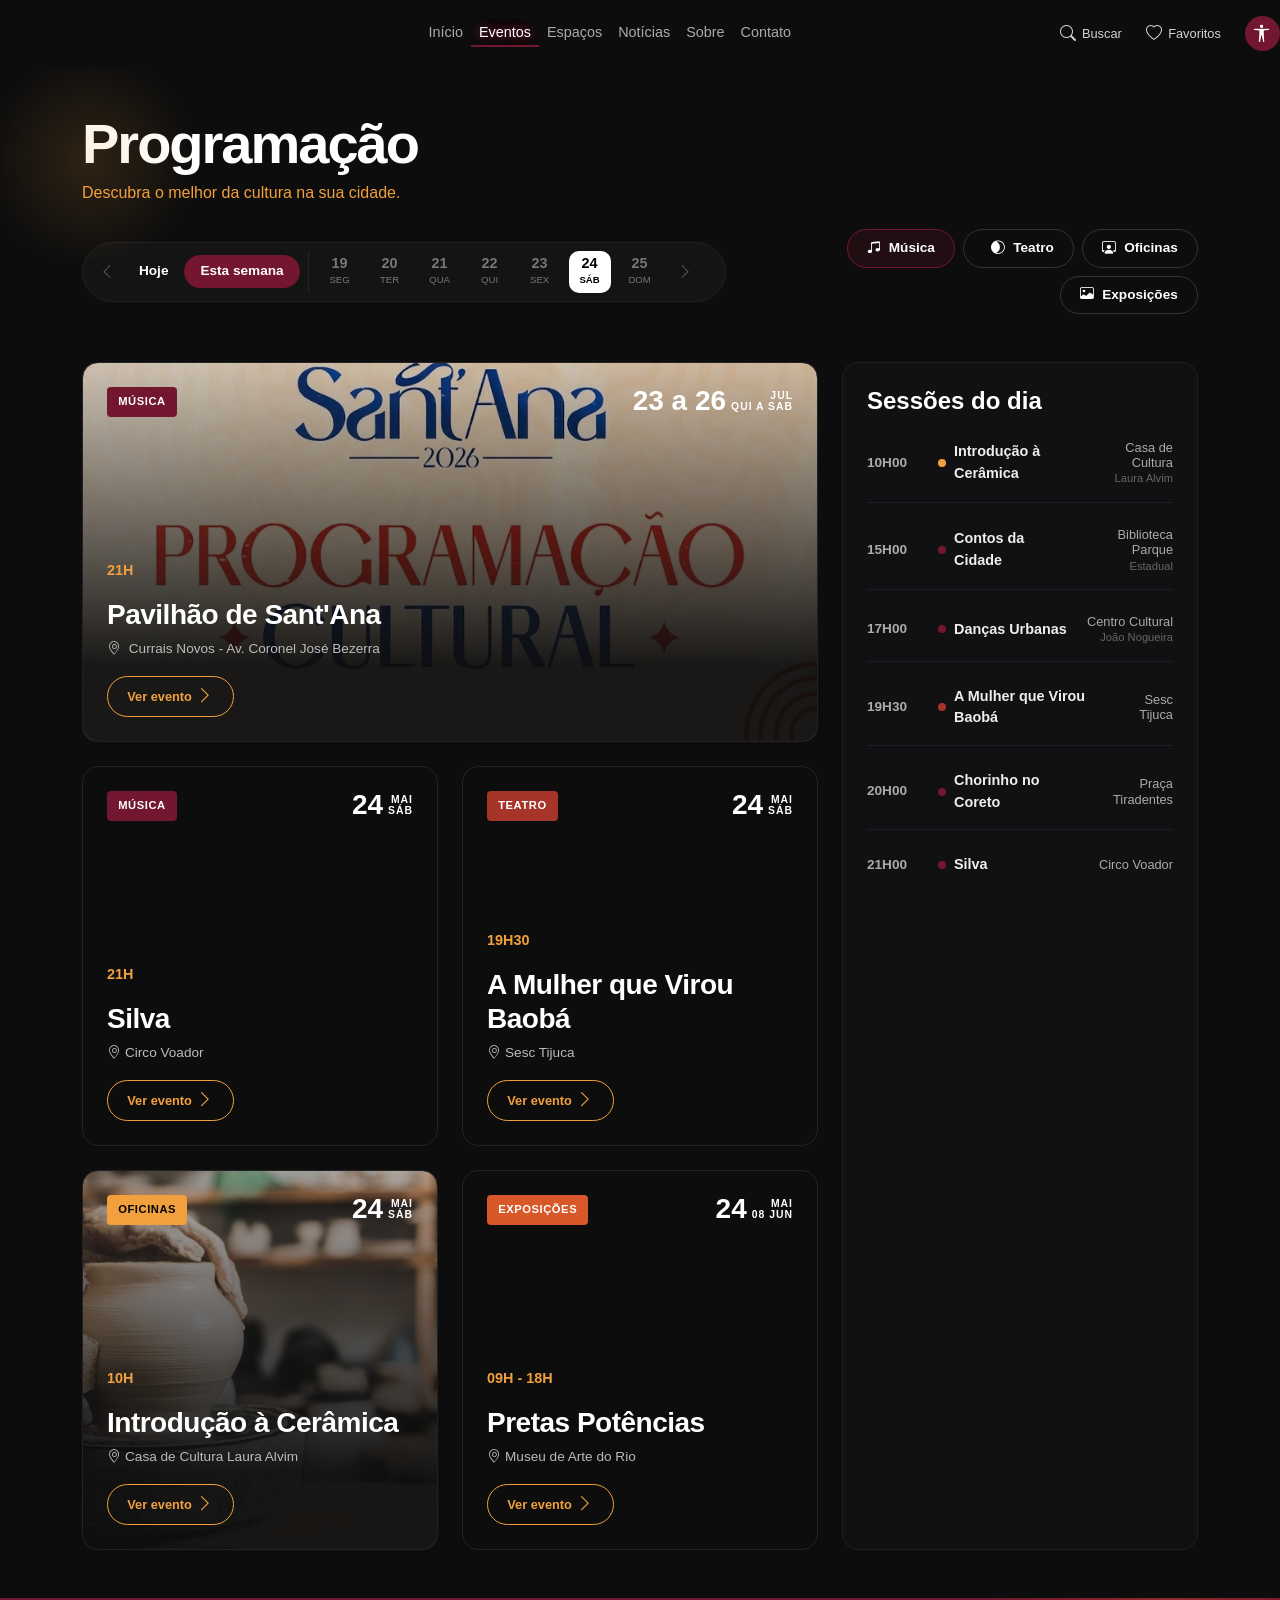
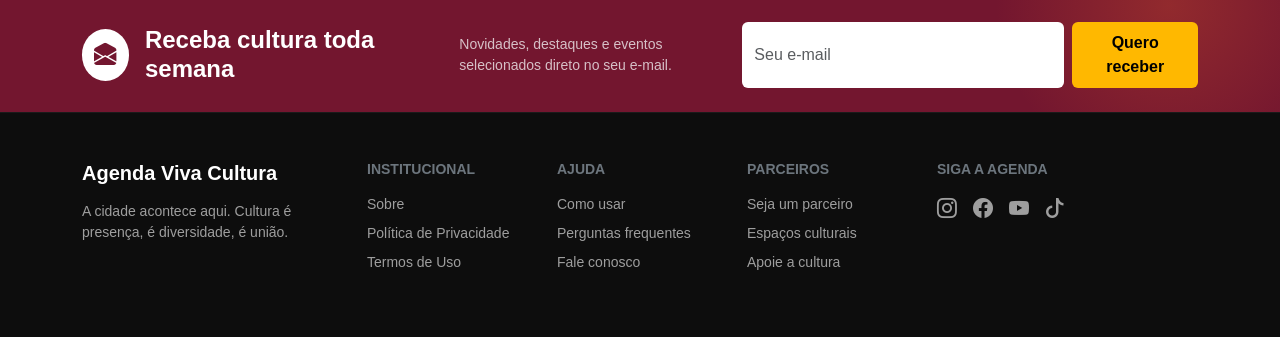
<file: pag/eventos.html>
<!DOCTYPE html>
<html lang='pt-br'>

<head>
    <meta charset='utf-8'>
    <meta name='viewport' content='width=device-width, initial-scale=1'>
    <title>Eventos - Agenda Viva Cultura</title>
    <link href="https://cdn.jsdelivr.net/npm/bootstrap@5.3.3/dist/css/bootstrap.min.css" rel="stylesheet">
    <link rel="stylesheet" href="https://cdn.jsdelivr.net/npm/bootstrap-icons@1.11.3/font/bootstrap-icons.min.css">
    <link rel='stylesheet' href='../main.css'>
    <link rel="icon" type="image/x-icon" href="favicon.ico">
</head>

<body>

    <header class="cabecalho fixed-top">
        <nav class="navbar navbar-expand-lg container py-3 position-relative">
            <button class="navbar-toggler" type="button" data-bs-toggle="collapse" data-bs-target="#menuPrincipal">
                <span class="navbar-toggler-icon"></span>
            </button>


            <div class="collapse navbar-collapse justify-content-center" id="menuPrincipal">
                <ul class="menu navbar-nav mx-auto">
                    <li class="nav-item"><a class="nav-link" href="../index.html">Início</a></li>
                    <li class="nav-item"><a class="nav-link active" href="eventos.html">Eventos</a></li>
                    <li class="nav-item"><a class="nav-link" href="espaco.html">Espaços</a></li>
                    <li class="nav-item"><a class="nav-link" href="noticias.html">Notícias</a></li>
                    <li class="nav-item"><a class="nav-link" href="sobre.html">Sobre</a></li>
                    <li class="nav-item"><a class="nav-link" href="contato.html">Contato</a></li>
                </ul>
            </div>

            <div class="d-flex align-items-center lpfv ms-auto">
                <a href="#" class="d-inline-flex align-items-center lupa">
                    <i class="bi bi-search"></i>
                    <span>Buscar</span>
                </a>
                <a href="#" class="d-inline-flex align-items-center fav">
                    <i class="bi bi-heart"></i>
                    <span>Favoritos</span>
                </a>
                <a href="#" class="acessibilidade" aria-label="Acessibilidade">
                    <i class="bi bi-universal-access"></i>
                </a>
            </div>
        </nav>
    </header>

    <main class="content-eventos-page py-5">
        <div class="container">


            <div class="row mb-4 align-items-center position-relative section-header-prog">
                <div class="col-md-8">
                    <h1 class="text-white fw-bold display-4 mb-1">Programação</h1>
                    <p class="m-0" style="color: var(--cor-laranja-claro);">Descubra o melhor da cultura na sua cidade.
                    </p>
                </div>
            </div>


            <div class="row g-3 mb-5 align-items-center">

                <div class="col-xl-7 col-lg-12">
                    <div class="barra-cronograma d-flex align-items-center gap-2 p-2">
                        <button class="btn-seta-time"><i class="bi bi-chevron-left"></i></button>
                        <span class="text-white mx-2 btn-time-txt">Hoje</span>
                        <button class="btn-time-pill active-pill">Esta semana</button>

                        <div class="d-flex gap-2 dias-wrapper">
                            <div class="dia-pill"><span>19</span><small>SEG</small></div>
                            <div class="dia-pill"><span>20</span><small>TER</small></div>
                            <div class="dia-pill"><span>21</span><small>QUA</small></div>
                            <div class="dia-pill"><span>22</span><small>QUI</small></div>
                            <div class="dia-pill"><span>23</span><small>SEX</small></div>
                            <div class="dia-pill active-dia"><span>24</span><small>SÁB</small></div>
                            <div class="dia-pill"><span>25</span><small>DOM</small></div>
                        </div>
                        <button class="btn-seta-time"><i class="bi bi-chevron-right"></i></button>
                    </div>
                </div>

                <div class="col-xl-5 col-lg-12 d-flex flex-wrap gap-2 justify-content-xl-end justify-content-start">
                    <button class="btn-cat-filter filter-musica active-musica"><i
                            class="bi bi-music-note-beamed me-2"></i>Música</button>
                    <button class="btn-cat-filter filter-teatro"><i class="bi bi-劇 me-2"></i><i
                            class="bi bi-mask me-2"></i>Teatro</button>
                    <button class="btn-cat-filter filter-oficinas"><i
                            class="bi bi-person-workspace me-2"></i>Oficinas</button>
                    <button class="btn-cat-filter filter-exposicoes"><i class="bi bi-image me-2"></i>Exposições</button>
                </div>
            </div>


            <div class="row g-4">
                <div class="col-lg-8 col-md-12">
                    <div class="row g-4">
                        <div class="col-md-12">
                            <div class="card-prog-principal long-card d-flex flex-column justify-content-between"
                                style="background-image: linear-gradient(to top, rgba(13,13,13,0.95) 20%, rgba(13,13,13,0.2)), url('../logo_festa_santana.png');">

                                <!-- TOPO DO CARD: Categoria e Data alinhadas perfeitamente lado a lado -->
                                <div class="d-flex justify-content-between align-items-start w-100">
                                    <span class="badge-cat-prog bg-vinho-tag position-static">MÚSICA</span>
                                    <div class="card-prog-data text-end m-0">
                                        <span class="d-block fw-bold lh-1 fs-3">23 a 26</span>
                                        <small class="text-uppercase "
                                            style="font-size: 0.65rem; letter-spacing: 1px;">JUL <br> QUI a SAB </small>
                                    </div>
                                </div>

                                <!-- BASE DO CARD: Horário, Título, Local e Botão -->
                                <div class="card-prog-body mt-auto">
                                    <span class="card-prog-hora">21H</span>
                                    <h3 class="card-prog-title text-white fw-bold mb-2">Pavilhão de Sant'Ana</h3>
                                    <p class="card-prog-local mb-3"><i class="bi bi-geo-alt me-1"></i> Currais Novos -
                                        Av. Coronel
                                        José Bezerra </p>
                                    <a href="detalhes.html" class="btn-ver-evento-prog stretched-link">Ver evento <i
                                            class="bi bi-chevron-right ms-1"></i></a>
                                </div>

                            </div>
                        </div>
                        <!-- Card 1: Silva -->
                        <div class="col-md-6">
                            <div class="card-prog-principal long-card d-flex flex-column justify-content-between"
                                style="background-image: linear-gradient(to top, rgba(13,13,13,0.95) 20%, rgba(13,13,13,0.2)), url('https://images.unsplash.com/photo-1516450360452-9312f5e86fc7?q=80&w=600');">

                                <!-- TOPO DO CARD: Categoria e Data alinhadas perfeitamente lado a lado -->
                                <div class="d-flex justify-content-between align-items-start w-100">
                                    <span class="badge-cat-prog bg-vinho-tag position-static">MÚSICA</span>
                                    <div class="card-prog-data text-end m-0">
                                        <span class="d-block fw-bold lh-1 fs-3">24</span>
                                        <small class="text-uppercase "
                                            style="font-size: 0.65rem; letter-spacing: 1px;">MAI <br> SÁB</small>
                                    </div>
                                </div>

                                <!-- BASE DO CARD: Horário, Título, Local e Botão -->
                                <div class="card-prog-body mt-auto">
                                    <span class="card-prog-hora">21H</span>
                                    <h3 class="card-prog-title text-white fw-bold mb-2">Silva</h3>
                                    <p class="card-prog-local mb-3"><i class="bi bi-geo-alt me-1"></i>Circo Voador</p>
                                    <a href="#" class="btn-ver-evento-prog stretched-link">Ver evento <i
                                            class="bi bi-chevron-right ms-1"></i></a>
                                </div>

                            </div>
                        </div>
                        <!-- Card 2: A Mulher que Virou Baobá -->
                        <div class="col-md-6">
                            <div class="card-prog-principal long-card d-flex flex-column justify-content-between"
                                style="background-image: linear-gradient(to top, rgba(13,13,13,0.95) 20%, rgba(13,13,13,0.2)), url('https://images.unsplash.com/photo-1460723237483-7a6dc9d0b212?q=80&w=600');">
                                <div class="d-flex justify-content-between align-items-start w-100">
                                    <span class="badge-cat-prog bg-terracota-tag">TEATRO</span>
                                    <div class="card-prog-data text-end m-0">
                                        <span class="d-block fw-bold lh-1 fs-3">24</span>
                                        <small class="text-uppercase   "
                                            style="font-size: 0.65rem; letter-spacing: 1px;">MAI <br> SÁB</small>
                                    </div>
                                </div>
                                <div class="card-prog-body mt-auto">
                                    <span class="card-prog-hora">19H30</span>
                                    <h3 class="card-prog-title text-white fw-bold mb-2">A Mulher que Virou Baobá</h3>
                                    <p class="card-prog-local mb-3"><i class="bi bi-geo-alt me-1"></i>Sesc Tijuca</p>
                                    <a href="#" class="btn-ver-evento-prog stretched-link">Ver evento <i
                                            class="bi bi-chevron-right ms-1"></i></a>
                                </div>
                            </div>
                        </div>

                        <!-- Card 3: Introdução à Cerâmica -->
                        <div class="col-md-6">
                            <div class="card-prog-principal long-card d-flex flex-column justify-content-between"
                                style="background-image: linear-gradient(to top, rgba(13,13,13,0.95) 20%, rgba(13,13,13,0.2)), url('../oficinas1.jpg');">
                                <div class="d-flex justify-content-between align-items-start w-100">
                                    <span class="badge-cat-prog bg-laranja-tag">OFICINAS</span>
                                    <div class="card-prog-data text-end m-0">
                                        <span class="d-block fw-bold lh-1 fs-3">24</span>
                                        <small class="text-uppercase"
                                            style="font-size: 0.65rem; letter-spacing: 1px;">MAI <br> SÁB</small>
                                    </div>
                                </div>
                                <div class="card-prog-body mt-auto">
                                    <span class="card-prog-hora">10H</span>
                                    <h3 class="card-prog-title text-white fw-bold mb-2">Introdução à Cerâmica</h3>
                                    <p class="card-prog-local mb-3"><i class="bi bi-geo-alt me-1"></i>Casa de Cultura
                                        Laura Alvim</p>
                                    <a href="#" class="btn-ver-evento-prog stretched-link">Ver evento <i
                                            class="bi bi-chevron-right ms-1"></i></a>
                                </div>
                            </div>
                        </div>

                        <!-- Card Horizontal Inferior: Pretas Potências -->
                        <div class="col-md-6">
                            <div class="card-prog-principal long-card d-flex flex-column justify-content-between"
                                style="background-image: linear-gradient(to top, rgba(13,13,13,0.95) 20%, rgba(13,13,13,0.2)), url('https://images.unsplash.com/photo-1579783902614-a3fb3927b6a5?q=80&w=1000');">
                                <div class="d-flex justify-content-between align-items-start w-100">
                                    <span class="badge-cat-prog bg-laranja-dark-tag">EXPOSIÇÕES</span>
                                    <div class="card-prog-data text-end m-0">
                                        <!-- Mostra o dia de início em destaque e o intervalo embaixo de forma limpa -->
                                        <span class="d-block fw-bold lh-1 fs-3">24</span>
                                        <small class="text-uppercase"
                                            style="font-size: 0.65rem; letter-spacing: 1px;">MAI <br> 08 JUN</small>
                                    </div>
                                </div>

                                <div class="card-prog-body mt-auto">
                                    <span class="card-prog-hora">09H - 18H</span>
                                    <h3 class="card-prog-title text-white fw-bold mb-2">Pretas Potências</h3>
                                    <p class="card-prog-local mb-3"><i class="bi bi-geo-alt me-1"></i>Museu de Arte do
                                        Rio</p>
                                    <a href="#" class="btn-ver-evento-prog stretched-link">Ver evento <i
                                            class="bi bi-chevron-right ms-1"></i></a>
                                </div>

                            </div>
                        </div>
                    </div>
                </div>

                <!-- COLUNA DIREITA - SESSÕES DO DIA -->
                <div class="col-lg-4 col-md-12">
                    <div class="painel-sessoes p-4 h-100">
                        <h2 class="text-white fw-bold fs-4 mb-4">Sessões do dia</h2>

                        <div class="timeline-sessoes d-flex flex-column gap-4">
                            <!-- Item 1 -->
                            <div class="sessao-item d-flex align-items-center justify-content-between">
                                <div class="sessao-hora">10H00</div>
                                <div class="sessao-info flex-grow-1 px-3">
                                    <span class="sessao-dot dot-laranja"></span>
                                    <span class="sessao-nome">Introdução à Cerâmica</span>
                                </div>
                                <div class="sessao-local text-end">Casa de Cultura<br><small>Laura Alvim</small></div>
                            </div>
                            <!-- Item 2 -->
                            <div class="sessao-item d-flex align-items-center justify-content-between">
                                <div class="sessao-hora">15H00</div>
                                <div class="sessao-info flex-grow-1 px-3">
                                    <span class="sessao-dot dot-vinho"></span>
                                    <span class="sessao-nome">Contos da Cidade</span>
                                </div>
                                <div class="sessao-local text-end">Biblioteca Parque<br><small>Estadual</small></div>
                            </div>
                            <!-- Item 3 -->
                            <div class="sessao-item d-flex align-items-center justify-content-between">
                                <div class="sessao-hora">17H00</div>
                                <div class="sessao-info flex-grow-1 px-3">
                                    <span class="sessao-dot dot-vinho"></span>
                                    <span class="sessao-nome">Danças Urbanas</span>
                                </div>
                                <div class="sessao-local text-end">Centro Cultural<br><small>João Nogueira</small></div>
                            </div>
                            <!-- Item 4 -->
                            <div class="sessao-item d-flex align-items-center justify-content-between">
                                <div class="sessao-hora">19H30</div>
                                <div class="sessao-info flex-grow-1 px-3">
                                    <span class="sessao-dot dot-terracota"></span>
                                    <span class="sessao-nome">A Mulher que Virou Baobá</span>
                                </div>
                                <div class="sessao-local text-end">Sesc Tijuca</div>
                            </div>
                            <!-- Item 5 -->
                            <div class="sessao-item d-flex align-items-center justify-content-between">
                                <div class="sessao-hora">20H00</div>
                                <div class="sessao-info flex-grow-1 px-3">
                                    <span class="sessao-dot dot-vinho"></span>
                                    <span class="sessao-nome">Chorinho no Coreto</span>
                                </div>
                                <div class="sessao-local text-end">Praça Tiradentes</div>
                            </div>
                            <!-- Item 6 -->
                            <div class="sessao-item d-flex align-items-center justify-content-between">
                                <div class="sessao-hora">21H00</div>
                                <div class="sessao-info flex-grow-1 px-3">
                                    <span class="sessao-dot dot-vinho"></span>
                                    <span class="sessao-nome">Silva</span>
                                </div>
                                <div class="sessao-local text-end">Circo Voador</div>
                            </div>
                        </div>
                    </div>
                </div>

            </div>
        </div>
    </main>










    <section class="newsletter py-4">
        <div class="container">
            <div class="row align-items-center g-3">
                <div class="col-lg-4 d-flex align-items-center gap-3">
                    <div class="news-icon-circle"><i class="bi bi-envelope-open-fill"></i></div>
                    <h4 class="fw-bold mb-0 text-white">Receba cultura toda semana</h4>
                </div>
                <div class="col-lg-3">
                    <p class="mb-0 small text-light opacity-75">Novidades, destaques e eventos selecionados direto no
                        seu e-mail.</p>
                </div>
                <div class="col-lg-5">
                    <form class="d-flex gap-2">
                        <input type="email" class="form-control border-0" placeholder="Seu e-mail">
                        <button type="submit" class="btn btn-news-submit">Quero receber</button>
                    </form>
                </div>
            </div>
        </div>
    </section>

    <footer class="footer-dark py-5">
        <div class="container text-light">
            <div class="row g-4">
                <div class="col-md-3">
                    <h5 class="fw-bold mb-3 white-text">Agenda Viva Cultura</h5>
                    <p class="small text-secondary-f">A cidade acontece aqui. Cultura é presença, é diversidade, é
                        união.</p>
                </div>
                <div class="col-md-2">
                    <h6 class="text-uppercase text-secondary fw-bold small mb-3">Institucional</h6>
                    <ul class="list-unstyled d-grid gap-2 small">
                        <li><a href="#" class="text-secondary-f text-decoration-none">Sobre</a></li>
                        <li><a href="#" class="text-secondary-f text-decoration-none">Política de Privacidade</a></li>
                        <li><a href="#" class="text-secondary-f text-decoration-none">Termos de Uso</a></li>
                    </ul>
                </div>
                <div class="col-md-2">
                    <h6 class="text-uppercase text-secondary fw-bold small mb-3">Ajuda</h6>
                    <ul class="list-unstyled d-grid gap-2 small">
                        <li><a href="#" class="text-secondary-f text-decoration-none">Como usar</a></li>
                        <li><a href="#" class="text-secondary-f text-decoration-none">Perguntas frequentes</a></li>
                        <li><a href="#" class="text-secondary-f text-decoration-none">Fale conosco</a></li>
                    </ul>
                </div>
                <div class="col-md-2">
                    <h6 class="text-uppercase text-secondary fw-bold small mb-3">Parceiros</h6>
                    <ul class="list-unstyled d-grid gap-2 small">
                        <li><a href="#" class="text-secondary-f text-decoration-none">Seja um parceiro</a></li>
                        <li><a href="#" class="text-secondary-f text-decoration-none">Espaços culturais</a></li>
                        <li><a href="#" class="text-secondary-f text-decoration-none">Apoie a cultura</a></li>
                    </ul>
                </div>
                <div class="col-md-3">
                    <h6 class="text-uppercase text-secondary fw-bold small mb-3">Siga a Agenda</h6>
                    <div class="d-flex gap-3 fs-5 redes-sociais">
                        <a href="#"><i class="bi bi-instagram"></i></a>
                        <a href="#"><i class="bi bi-facebook"></i></a>
                        <a href="#"><i class="bi bi-youtube"></i></a>
                        <a href="#"><i class="bi bi-tiktok"></i></a>
                    </div>
                </div>
            </div>
        </div>
    </footer>

    <script src="https://cdn.jsdelivr.net/npm/bootstrap@5.3.3/dist/js/bootstrap.bundle.min.js"></script>
</body>

</html>
</file>
<file: main.css>
:root {
    /* Sua Paleta de Cores Oficial */
    --cor-vinho: #73162F;
    --cor-laranja-claro: #F2A03D;
    --cor-laranja-escuro: #D95829;
    --cor-terracota: #A63429;
    --cor-preto: #0D0D0D;

    /* Tons de apoio para texto e fundos */
    --cor-branco: #FFFFFF;
    --cor-cinza-claro: #F8F9FA;
    --cor-cinza-texto: #6C757D;     
}

* {
    font-family: 'Franklin Gothic Medium', 'Arial Narrow', Arial, sans-serif;
    margin: 0;
    padding: 0;
    box-sizing: border-box;
}

html,
body {
    max-width: 100%;
    overflow-x: hidden;
    background-color: #ffffff;
    padding-top: 30px !important;
}

.link-limpo, .link-limpo:hover, .link-limpo:focus, .link-limpo:active {
    text-decoration: none !important; 
    color: inherit !important;       
    outline: none !important;         
    box-shadow: none !important;      
} 
    


.cabecalho {
    background-color: var(--cor-preto);
    padding-left: 10rem;
}

/* ===== NAVBAR ===== */
.menu .nav-link {
    display: inline-block;
    font-size: 0.9rem;
    color: rgba(255, 255, 255, 0.65);
    padding: 0;
    position: relative;
    text-decoration: none;
    padding-bottom: 4px;
}

.menu .nav-link::after {
    content: '';
    position: absolute;
    bottom: 0;
    left: 50%;
    transform: translateX(-50%);
    width: 0;
    height: 2px;
    background-color: var(--cor-vinho);
    transition: width 0.3s ease;
}

.menu .nav-link:hover::after,
.menu .nav-link.active::after {
    width: 100%;
}

.menu .nav-link.active,
.menu .nav-link:hover {
    color: #ffffff !important;
    text-shadow: 0px 0px 10px rgb(115, 22, 47), 0px 0px 10px rgb(115, 22, 47);
}

.lpfv {
    gap: 1.5rem;
}

.lupa,
.fav {
    font-size: 0.8rem;
    color: rgba(255, 255, 255, 0.825);
    text-decoration: none;
    gap: 0.4rem;
}

.lupa:hover,
.fav:hover {
    color: #ffffff;
}

.lupa i,
.fav i {
    font-size: 1rem;
}

.acessibilidade {
    display: inline-flex;
    align-items: center;
    justify-content: center;
    width: 2.2rem;
    height: 2.2rem;
    border-radius: 50%;
    background-color: var(--cor-vinho);
    color: #ffffff;
    text-decoration: none;
    font-size: 1.1rem;
}

.navbar-toggler {
    border-color: rgba(255, 255, 255, 0.5);
}

/* ===== HERO ===== */
h1 {
    display: flex;
    flex-direction: column;
    line-height: 0.9;
    font-weight: 900;
    font-size: clamp(3rem, 6vw, 4.5rem);
    letter-spacing: -2px;
}

.linha-dois {
    display: flex;
    gap: 0.4rem;
}

.branco {
    color: var(--cor-branco);
}

.rosa {
    color: var(--cor-vinho);
}

.azul {
    color: var(--cor-laranja-escuro);
}

.hero {
    width: 100%;
    background-color: var(--cor-preto);
    padding: 60px 0;
    background-image: radial-gradient(circle at top left, rgba(233, 30, 140, 0.12), transparent 45%);
}

.subtitulo-viva {
    color: #cfcfcf !important;
    margin-top: 15px !important;
    margin-bottom: 30px !important;
    font-size: 1.1rem;
}

.btn-hero {
    background-color: var(--cor-vinho) !important;
    color: var(--cor-branco) !important;
    font-weight: 600;
    padding: 0.75rem 1.75rem !important;
    display: inline-flex;
    align-items: center;
    gap: 0.5rem;
    border: none !important;
}

.btn-hero:hover {
    background-color: var(--cor-terracota) !important;
}

/* ===== CARROSSEL DE DESTAQUE ===== */
.hero-card {
    border-radius: 1rem;
    overflow: hidden;
}

.evento-card {
    position: relative;
    min-height: 450px;
    padding: 2rem;
    display: flex;
    flex-direction: column;
    justify-content: space-between;
    color: #ffffff;
    background-size: cover;
    background-position: center;
}

.badge-destaque {
    align-self: flex-start;
    background-color: #f5a623;
    color: #1a1a1a;
    font-size: 0.7rem;
    font-weight: 700;
    letter-spacing: 0.05em;
    padding: 0.3rem 0.7rem;
    border-radius: 0.3rem;
}

.evento-info {
    max-width: 25rem;
    z-index: 2;
}

.evento-categoria {
    color: #f5a623;
    font-weight: 600;
    font-size: 0.9rem;
    display: block;
    margin-bottom: 0.25rem;
}

.evento-titulo {
    font-weight: 800;
    font-size: 2.2rem;
    margin-bottom: 0.5rem;
}

.evento-desc {
    color: #e5e5e5 !important;
    font-size: 0.95rem;
    margin-bottom: 1.25rem !important;
}

.evento-meta {
    color: #f5a623 !important;
    font-size: 0.85rem;
    margin-bottom: 0.4rem !important;
    display: flex;
    align-items: center;
    gap: 0.5rem;
}

.evento-meta:last-of-type {
    color: #e5e5e5 !important;
    margin-bottom: 1.5rem !important;
}

.btn-evento {
    background-color: transparent !important;
    border: 1px solid #f5a623 !important;
    color: #f5a623 !important;
    font-weight: 600;
    font-size: 0.85rem;
    padding: 0.5rem 1.25rem !important;
    border-radius: 0.4rem;
}

.btn-evento:hover {
    background-color: #f5a623 !important;
    color: #1a1a1a !important;
}

/* Indicadores e Setas Carrossel */
.carousel-indicators-custom {
    display: flex !important;
    justify-content: center !important;
    margin-right: 0 !important;
    margin-left: 0 !important;
    width: 100% !important;
    max-width: 25rem;
    position: absolute !important;
    left: 11.5rem !important;
    bottom: 2rem !important;
}

.carousel-indicators-custom button {
    width: 8px !important;
    height: 8px !important;
    border-radius: 50% !important;
    background-color: rgba(255, 255, 255, 0.4) !important;
    border: none !important;
    margin: 0 5px !important;
    flex: 0 0 auto !important;
}

.carousel-indicators-custom button.active {
    background-color: #f5a623 !important;
}

.carousel-control-custom {
    width: 2.2rem;
    height: 2.2rem;
    border-radius: 50%;
    background-color: rgba(0, 0, 0, 0.6) !important;
    top: auto !important;
    bottom: 2rem !important;
    opacity: 1 !important;
    display: flex;
    align-items: center;
    justify-content: center;
}

.carousel-control-prev.carousel-control-custom {
    left: auto !important;
    right: 4.5rem !important;
}

.carousel-control-next.carousel-control-custom {
    right: 2rem !important;
}

/* ===== SEÇÃO ESTA SEMANA ===== */
.esta-semana {
    background-color: #fcf8f5;
}

.titulo-secao-azul {
    color: var(--cor-vinho);
    font-weight: 800;
}

.btn-seta-semana {
    width: 2rem;
    height: 2rem;
    background-color: white !important;
    border-radius: 50% !important;
    display: inline-flex;
    align-items: center;
    justify-content: center;
    padding: 0 !important;
    box-shadow: 0 2px 4px rgba(0, 0, 0, 0.05);
}

.dia-card {
    background-color: white !important;
    border: 1px solid #e0e0e0;
    border-radius: 0.5rem;
    padding: 0.4rem 0.8rem;
    text-align: center;
    min-width: 52px;
    cursor: pointer;
    transition: background-color 0.2s ease, color 0.2s ease;
    color: #1a1a1a;
}

.dia-card .text-muted {
    color: #6c757d !important;
    transition: color 0.2s ease;
}

.dia-card:hover {
    background-color: var(--cor-laranja-escuro) !important;
    color: white !important;
    border-color: var(--cor-laranja-escuro);
}

.dia-card:hover .text-muted {
    color: rgba(255, 255, 255, 0.85) !important;
}

/* Cards menores do Grid */
.card-evento-menor {
    border-radius: 0.75rem;
    overflow: hidden;
    border: none !important;
    transition: transform 0.3s ease-in-out, box-shadow 0.3s ease-in-out !important;
}

.card-evento-menor:hover {
    transform: translateY(-8px) !important;
    box-shadow: 0 12px 30px rgba(13, 13, 13, 0.675) !important;
}

.img-evento-grid {
    height: 160px;
    object-fit: cover;
}

.bg-azul-tag {
    background-color: var(--cor-vinho);
}

.bg-rosa-tag {
    background-color: var(--cor-laranja-escuro);
}

.bg-laranja-tag {
    background-color: var(--cor-laranja-claro);
}

.bg-roxo-tag {
    background-color: var(--cor-terracota);
}

.text-azul-link {
    color: var(--cor-vinho);
}

/* ===== SEÇÃO CATEGORIAS (Explore por categoria) ===== */
.explore-categorias-section {
    background-color: #f8f9fa !important;
    /* Cor clara e sólida de fundo */
    position: relative !important;
    z-index: 10 !important;
    /* Move a seção para frente de qualquer vazamento */
    isolation: isolate !important;
    /* Cria barreira de renderização contra as luzes externas */
}

.titulo-cat-lado {
    color: #1a1a1a;
    font-weight: 800;
    letter-spacing: -0.5px;
    line-height: 1.2;
}

.item-categoria {
    display: flex;
    flex-direction: column;
    align-items: center;
    cursor: pointer;
    transition: transform 0.2s;

    /* Linha Separadora Lateral */
    border-right: 1px solid #dbdbdb;
    padding-right: 20px;
}

.item-categoria:hover {
    transform: scale(1.1);
}

.item-categoria i {
    font-size: 1.5rem;
    margin-bottom: 0.25rem;
}

/* Remove a linha separadora da última caixinha ("Ver todas") */
.item-categoria:last-child {
    border-right: none !important;
    padding-right: 0;
}

.text-rosa {
    color: var(--cor-vinho);
}

.text-azul {
    color: var(--cor-laranja-escuro);
}

.icon-roxo {
    color: var(--cor-terracota);
}

.icon-rosa-claro {
    color: var(--cor-laranja-claro);
}

/* ===== NEWSLETTER ===== */
.newsletter {
    background-color: var(--cor-vinho);
    position: relative;
    overflow: hidden;
    /* IMPORTANTE: Impede que o círculo rosa abaixo vase para cima das categorias */
    z-index: 1;
}

/* Grafismo rosa de fundo */
.newsletter::after {
    content: '';
    position: absolute;
    right: -5%;
    bottom: -60%;
    width: 350px;
    height: 350px;
    background: radial-gradient(circle, rgba(217, 88, 41, 0.3) 0%, transparent 70%);
    border-radius: 50%;
    z-index: -1;
}

.news-icon-circle {
    width: 3.2rem;
    height: 3.2rem;
    background-color: white;
    color: var(--cor-vinho);
    border-radius: 50%;
    display: flex;
    align-items: center;
    justify-content: center;
    font-size: 1.4rem;
}

.btn-news-submit {
    background-color: #ffb800 !important;
    color: #000000 !important;
    font-weight: 700 !important;
    padding: 0.5rem 1.5rem !important;
}

/* ===== FOOTER ===== */
.footer-dark {
    background-color: var(--cor-preto);
    border-top: 1px solid #1a1a1a;
}

.white-text {
    color: #ffffff;
}

.text-secondary-f {
    color: rgba(255, 255, 255, 0.6) !important;
}
.text-secondary-f:hover {
    color: var(--cor-laranja-claro) !important;
}


.redes-sociais a {
    color: rgba(255, 255, 255, 0.6);
    transition: 0.2s;
}

.redes-sociais a:hover {
    color: white;
}

/* ==========================================================================
   ===== PÁGINA DE EVENTOS (PROGRAMAÇÃO) =====
   ========================================================================== */

.content-eventos-page {
    background-color: var(--cor-preto);
    color: var(--cor-branco);
    min-height: 100vh;
    padding-top: 50px !important;
}

/* Grafismos Artísticos no Topo do Layout */
.section-header-prog::before {
    content: '';
    position: absolute;
    top: -50px;
    left: -80px;
    width: 200px;
    height: 200px;
    background: radial-gradient(circle, rgba(242, 160, 61, 0.15) 0%, transparent 75%);
    z-index: 0;
}

/* --- BARRA CRONOGRAMA --- */
.barra-cronograma {
    background-color: #141414;
    border-radius: 50px;
    border: 1px solid #222;
}

.btn-seta-time {
    background: none;
    border: none;
    color: #555;
    width: 32px;
    height: 32px;
    border-radius: 50%;
    display: inline-flex;
    align-items: center;
    justify-content: center;
    transition: 0.2s;
}

.btn-seta-time:hover {
    background-color: #222;
    color: #fff;
}

.btn-time-txt {
    font-size: 0.85rem;
    font-weight: 600;
}

.btn-time-pill {
    background: none;
    border: none;
    color: #aaa;
    font-size: 0.85rem;
    font-weight: 600;
    padding: 0.4rem 1rem;
    border-radius: 30px;
    transition: 0.2s;
}

.btn-time-pill.active-pill {
    background-color: var(--cor-vinho);
    color: #fff;
}

.dias-wrapper {
    border-left: 1px solid #252525;
    padding-left: 10px;
}

.dia-pill {
    display: flex;
    flex-direction: column;
    align-items: center;
    justify-content: center;
    width: 42px;
    height: 42px;
    border-radius: 10px;
    color: #777;
    cursor: pointer;
    transition: 0.2s;
}

.dia-pill span {
    font-weight: 700;
    font-size: 0.9rem;
    line-height: 1;
}

.dia-pill small {
    font-size: 0.6rem;
    margin-top: 2px;
}

.dia-pill:hover {
    color: #fff;
    background-color: #222;
}

.dia-pill.active-dia {
    background-color: #ffffff !important;
    color: #000000 !important;
    font-weight: bold;
}

/* --- FILTROS DE CATEGORIAS --- */
.btn-cat-filter {
    background: none;
    border: 1px solid #333;
    color: #fff;
    font-size: 0.85rem;
    font-weight: 600;
    padding: 0.5rem 1.2rem;
    border-radius: 30px;
    transition: all 0.3s ease;
}

.btn-cat-filter:hover {
    transform: translateY(-2px);
}

.filter-musica:hover,
.active-musica {
    border-color: var(--cor-vinho) !important;
    background-color: rgba(115, 22, 47, 0.2);
    color: #fff;
}

.filter-teatro:hover {
    border-color: var(--cor-terracota) !important;
    background-color: rgba(166, 52, 41, 0.2);
}

.filter-oficinas:hover {
    border-color: var(--cor-laranja-claro) !important;
    background-color: rgba(242, 160, 61, 0.2);
}

.filter-exposicoes:hover {
    border-color: var(--cor-laranja-escuro) !important;
    background-color: rgba(217, 88, 41, 0.2);
}

/* --- CARDS DE EVENTO PRINCIPAIS --- */
.card-prog-principal {
    border-radius: 16px;
    overflow: hidden;
    background-size: cover;
    background-position: center;
    padding: 1.5rem;
    border: 1px solid #222 !important;
    position: relative;
    transition: transform 0.3s ease, box-shadow 0.3s ease;
}

.card-prog-principal:hover {
    transform: translateY(-6px);
    box-shadow: 0px 20px 70px rgba(217, 88, 41, 0.371);
}

.long-card { 
    height: 380px; 
}

.wide-card {
    min-height: 200px;
    flex-direction: row !important;
    align-items: flex-end;
}

.badge-cat-prog {
    font-size: 0.7rem;
    font-weight: 700;
    padding: 0.4rem 0.7rem;
    border-radius: 4px;
    letter-spacing: 0.05em;
}

/* Mapeamento das suas cores nas Tags */
.bg-vinho-tag {
    background-color: var(--cor-vinho);
}

.bg-terracota-tag {
    background-color: var(--cor-terracota);
}

.bg-laranja-tag {
    background-color: var(--cor-laranja-claro);
    color: #000;
    font-weight: 800;
}

.bg-laranja-dark-tag {
    background-color: var(--cor-laranja-escuro);
}

.card-prog-body {
    width: 100%;
    z-index: 2;
}

.card-prog-data {
    font-size: 1.2rem;
    font-weight: 800;
    line-height: 1.1;
    margin-bottom: 0.5rem;
    display: flex;
    align-items: center;
    gap: 5px;
}

.card-prog-data span {
    color: var(--cor-branco);
}

.card-prog-data small {
    line-height: 1.1;
    color: #ffffff;
    display: block;
}

.card-prog-hora {
    font-size: 0.9rem;
    font-weight: 700;
    color: var(--cor-laranja-claro);
}

.card-prog-title {
    font-size: 1.75rem;
    font-weight: 700;
    color: var(--cor-laranja-claro);
    display: block;
    letter-spacing: -0.5px;
    margin-top: 1rem;
    margin-bottom: 0.3rem;
}

.card-prog-local {
    font-size: 0.85rem;
    color: #bbb;
    margin-bottom: 1.5rem;
}

.btn-ver-evento-prog {
    font-size: 0.8rem; 
    color: var(--cor-laranja-claro); 
    text-decoration: none; 
    font-weight: 700; 
    border: 1px solid var(--cor-laranja-claro); 
    padding: 0.4rem 1.2rem; 
    border-radius: 30px;
    display: inline-flex; 
    align-items: center;
    justify-content: center; 
    transition: all 0.3s ease; 
}

.btn-ver-evento-prog:hover {
    background-color: var(--cor-laranja-claro); 
    color: var(--cor-preto) !important;
}

.btn-ver-evento-prog i {
    margin-left: 8px; 
    font-size: 1.1rem; 
}

/* --- PAINEL DE SESSÕES (DIREITA) --- */
.painel-sessoes {
    background-color: #111113;
    border-radius: 16px;
    border: 1px solid #1f1f23;
}

.sessao-item {
    border-bottom: 1px solid #1f1f23;
    padding-bottom: 1rem;
}

.sessao-item:last-child {
    border-bottom: none;
    padding-bottom: 0;
}

.sessao-hora {
    font-size: 0.85rem;
    font-weight: 700;
    color: #aaa;
    min-width: 55px;
}

.sessao-info {
    display: flex;
    align-items: center;
    gap: 8px;
}

.sessao-dot {
    width: 8px;
    height: 8px;
    border-radius: 50%;
    flex-shrink: 0;
}

.dot-laranja {
    background-color: var(--cor-laranja-claro);
}

.dot-vinho {
    background-color: var(--cor-vinho);
}

.dot-terracota {
    background-color: var(--cor-terracota);
}

.sessao-nome {
    font-size: 0.9rem;
    font-weight: 600;
    color: #eee;
}

.sessao-local {
    font-size: 0.8rem;
    color: #aaa;
    line-height: 1.2;
}

.sessao-local small {
    color: #666;
}

/* Responsividade de ajuste */
@media (max-width: 576px) {
    .wide-card {
        flex-direction: column !important;
        align-items: flex-start;
        min-height: 300px;
    }

    .dias-wrapper {
        display: none !important;
    }

    /* Simplifica a barra no mobile extremo */
}


/* ==========================================================================
   ===== DETALHES DO EVENTO (PAGINA INTERNA) =====
   ========================================================================== */


html, body, .content-detalhes-page {
    background-color: #0D0D0D !important;
    color: var(--cor-branco);
}


.hero-detalhe-evento {
    background-size: cover;
    background-position: center;
    position: relative;
    border-bottom: 1px solid #222;
}
.hero-detalhe-evento::before {
    content: '';
    position: absolute;
    top: 0; left: 0; width: 100%; height: 100%;
    background-color: rgba(13, 13, 13, 0.4);
    z-index: 0;
}


.badge-data-detalhe {
    background-color: var(--cor-vinho) !important;
    border: 1px solid rgba(255, 255, 255, 0.15);
    min-width: 75px;
    box-shadow: 0 4px 15px rgba(0,0,0,0.3);
}


.bg-card-info {
    background-color: #f5f5f7; 
    border: 1px solid #e1e1e6;
}
.text-vinho-color {
    color: var(--cor-vinho) !important;
}
.text-dark-text {
    color: #2b2b2b !important;
}


.timeline-detalhes {
    position: relative;
    padding-left: 20px;
    border-left: 2px solid var(--cor-vinho);
}
.timeline-step {
    position: relative;
    padding-bottom: 5px;
}
.timeline-step::before {
    content: '';
    position: absolute;
    left: -25px;
    top: 5px;
    width: 10px;
    height: 10px;
    border-radius: 50%;
    background-color: var(--cor-vinho);
    border: 2px solid #f5f5f7;
}
.step-time {
    font-size: 0.85rem;
    font-weight: 800;
    color: var(--cor-vinho);
    display: block;
    margin-bottom: 2px;
}
.step-content strong {
    color: #1a1a1a;
    font-size: 0.95rem;
}


.table thead {
    background-color: var(--cor-vinho) !important;
}
.btn-seletor-qtd {
    padding: 0.1rem 0.5rem;
    font-size: 0.8rem;
    border-radius: 6px;
    border-color: #ccc;
    color: #333;
}
.btn-seletor-qtd:hover {
    background-color: var(--cor-vinho);
    color: #fff;
    border-color: var(--cor-vinho);
}


.painel-inscricao {
    background-color: #111113;
    border: 1px solid #1f1f23;
    box-shadow: 0 8px 30px rgba(0,0,0,0.5);
}
.bg-dark-input {
    background-color: #1b1b1f !important;
    border-color: #2e2e36 !important;
}
.bg-dark-input:focus {
    border-color: var(--cor-laranja-claro) !important;
    box-shadow: 0 0 0 0.25rem rgba(242, 160, 61, 0.25) !important;
}


.btn-confirmar-inscricao {
    background-color: var(--cor-vinho) !important;
    color: #ffffff !important;
    transition: all 0.2s ease;
    border: none;
}
.btn-confirmar-inscricao:hover {
    background-color: var(--cor-terracota) !important;
    transform: translateY(-2px);
    box-shadow: 0 4px 15px rgba(115, 22, 47, 0.4);
}


.info-gratuito-box {
    background-color: rgba(242, 160, 61, 0.05);
    border: 1px solid rgba(242, 160, 61, 0.15);
}


.bg-dark-input, 
.bg-dark-input:focus {
    background-color: #0d0d0d !important; 
    color: #ffffff !important;           
}


.bg-dark-input::placeholder {
    color: rgba(255, 255, 255, 0.4) !important; 
}


.bg-dark-input option {
    background-color: #0d0d0d !important; 
    color: #ffffff !important;            
}


.bg-dark-input:-webkit-autofill,
.bg-dark-input:-webkit-autofill:hover, 
.bg-dark-input:-webkit-autofill:focus {
    -webkit-text-fill-color: #ffffff !important;
    transition: background-color 5000s ease-in-out 0s; 
}



/* ===== RESPONSIVO ADICIONAL ===== */
@media (max-width: 991.98px) {
    .menu {
        flex-direction: column;
        gap: 1rem;
        margin: 1rem 0;
    }

    .lpfv {
        margin-top: 1rem;
    }

    .hero {
        padding: 40px 0;
    }

    .item-categoria {
        border-right: none;
        padding-right: 0;
    }
}
</file>
